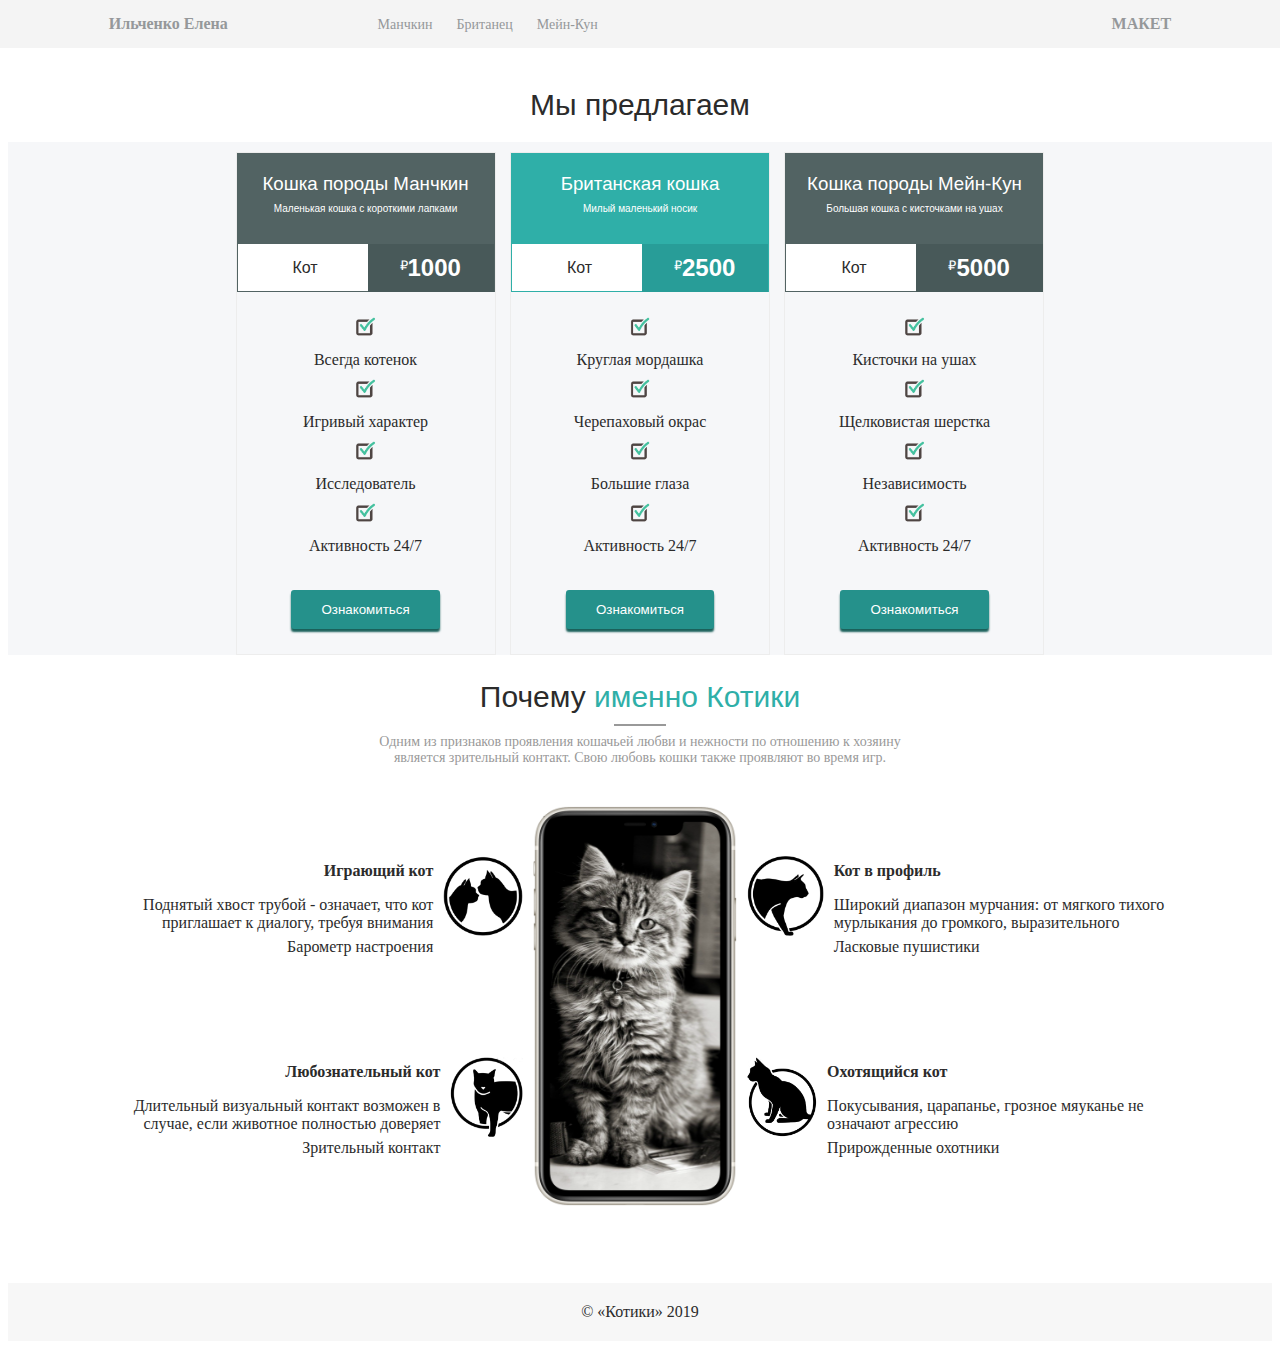
<file: index.html>
<!DOCTYPE html>
<html lang="ru">
<head>
    <meta charset="UTF-8" />
    <meta name="viewport" content="width=device-width, initial-scale=1" />
    <title>Задание №10 — Ильченко Е.А.</title>
    <meta name="description" content="Ознакомиться с выполненной работой по заданию №10!" />
    <link rel="stylesheet" href="style.css">
</head>
<body>
    <header class="header">
        <div class="container">
            <div class="header-wrap">
                <div class="heading">Ильченко Елена</div>
                <nav class="navigation">
                    <a href="munchkin.html" class="nav_link">Манчкин</a>
                    <a href="british.html" class="nav_link">Британец</a>
                    <a href="maine-coon.html" class="nav_link">Мейн-Кун</a>
                </nav>
                <a href="img/web.png" target="_blank" class="layout">Макет</a>
            </div>
        </div>  
    </header>
    <section class="services">
        <div class="container-card">
            <h2 class="section-title section__title">Мы предлагаем</h2>
            <div class="card-wrap">
                <div class="card card-one section__card">
                    <div class="block__card">
                        <h3 class="card__title">Кошка породы Манчкин</h3>
                        <p class="card__text">Маленькая кошка с короткими лапками</p>
                        <div class="card-wrap-up">
                            <div class="per-mont">Кот</div>
                            <div class="dollar"><sup>₽</sup><span class="price">1000</span></div>
                        </div>
                    </div>
                    <div>
                        <img class="card__yes" src="img/yes.png" alt="yes" title="yes" />
                        <p class="card__check">Всегда котенок</p>
                        <img class="card__yes" src="img/yes.png" alt="yes" title="yes" />
                        <p class="card__check">Игривый характер</p>
                        <img class="card__yes" src="img/yes.png" alt="yes" title="yes" />
                        <p class="card__check">Исследователь</p>
                        <img class="card__yes" src="img/yes.png" alt="yes" title="yes" />
                        <p class="card__check">Активность 24/7</p>
                        <button class="button" OnClick="location.href='munchkin.html'">Ознакомиться</button>
                    </div>
                </div>
                <div class="card section__card">
                    <div class="block__card card-two">
                        <h3 class="card__title">Британская кошка</h3>
                        <p class="card__text">Милый маленький носик</p>
                        <div class="card-wrap-up">
                            <div class="per-mont">Кот</div>
                            <div class="dollar dollar-mid"><sup>₽</sup><span class="price">2500</span></div>
                        </div>
                    </div>
                    <div>
                        <img class="card__yes" src="img/yes.png" alt="yes" title="yes" />
                        <p class="card__check">Круглая мордашка</p>
                        <img class="card__yes" src="img/yes.png" alt="yes" title="yes" />
                        <p class="card__check">Черепаховый окрас</p>
                        <img class="card__yes" src="img/yes.png" alt="yes" title="yes" />
                        <p class="card__check">Большие глаза</p>
                        <img class="card__yes" src="img/yes.png" alt="yes" title="yes" />
                        <p class="card__check">Активность 24/7</p>
                        <button class="button" OnClick="location.href='british.html'">Ознакомиться</button>
                    </div>
                </div>
                <div class="card card-three section__card">
                    <div class="block__card">
                        <h3 class="card__title">Кошка породы Мейн-Кун</h3>
                        <p class="card__text">Большая кошка с кисточками на ушах</p>
                        <div class="card-wrap-up">
                            <div class="per-mont">Кот</div>
                            <div class="dollar"><sup>₽</sup><span class="price">5000</span></div>
                        </div> 
                    </div> 
                    <div>
                        <img class="card__yes" src="img/yes.png" alt="yes" title="yes" />
                        <p class="card__check">Кисточки на ушах</p>
                        <img class="card__yes" src="img/yes.png" alt="yes" title="yes" />
                        <p class="card__check">Щелковистая шерстка</p>
                        <img class="card__yes" src="img/yes.png" alt="yes" title="yes" />
                        <p class="card__check">Независимость</p>
                        <img class="card__yes" src="img/yes.png" alt="yes" title="yes" />
                        <p class="card__check">Активность 24/7</p>
                        <button class="button" OnClick="location.href='maine-coon.html'">Ознакомиться</button>
                    </div>                                 
                </div>
            </div>
        </div>
    </section>
    <section>
        <div class="container">
            <h2 class="section-title best__title">Почему <span class="best__title-color">именно Котики</span></h2>
            <hr class="title-hr" />
            <span class="section-subtitle">Одним из признаков проявления кошачьей любви и нежности по отношению к хозяину является зрительный контакт. Свою любовь кошки также проявляют во время игр.</span>
            <div class="card-wrap__phone">
                <div class="card-block best__card-block">
                    <div class="card-block__paragraph">
                        <div class="best-card__left">
                            <p class="best-card__title">Играющий кот</p>
                            <p class="best-card__text">Поднятый хвост трубой - означает, что кот приглашает к диалогу, требуя внимания</p>
                            <p>Барометр настроения</p>
                        </div>
                        <div class="card best-card" id="one-phone">
                            <img src="img/1.png" class="best-card__image" alt="Играющий кот" />
                        </div>
                    </div>
                    <div class="card-block__paragraph">
                        <div class="best-card__left">
                            <p class="best-card__title">Любознательный кот</p>
                            <p class="best-card__text">Длительный визуальный контакт возможен в случае, если животное полностью доверяет</p>
                            <p>Зрительный контакт</p>
                        </div>
                        <div class="card best-card" id="two-phone">
                            <img src="img/2.png" class="best-card__image" alt="Любознательный кот" />
                        </div>
                    </div>                
                </div>
                <div class="card-block">
                    <div class="card best-card">
                        <img src="img/iphone.png" class="best-card__iphone" alt="iphone" id="img-in-phone" />
                    </div>
                </div>
                <div class="card-block best__card-block">
                    <div class="card-block__paragraph">
                        <div class="card best-card" id="three-phone">
                            <img src="img/3.png" class="best-card__image" alt="Кот в профиль" />
                        </div>
                        <div>
                            <p class="best-card__title">Кот в профиль</p>
                            <p class="best-card__text">Широкий диапазон мурчания: от мягкого тихого мурлыкания до громкого, выразительного</p>
                            <p>Ласковые пушистики</p>
                        </div>
                    </div>
                    <div class="card-block__paragraph">
                        <div class="card best-card" id="four-phone">
                                <img src="img/4.png" class="best-card__image" alt="Охотящийся кот" />
                        </div>
                        <div>
                            <p class="best-card__title">Охотящийся кот</p>
                            <p class="best-card__text">Покусывания, царапанье, грозное мяуканье не означают агрессию</p>
                            <p>Прирожденные охотники</p>
                        </div>
                    </div>
                </div>
            </div>
        </div>
    </section>
    <footer class="footer">
        <div>
        <p class="footer__text">© «Котики» 2019</p>
        </div>
    </footer>
    <!-- Scripts -->
    <script src="script.js"></script>
</body>
</html>
</file>
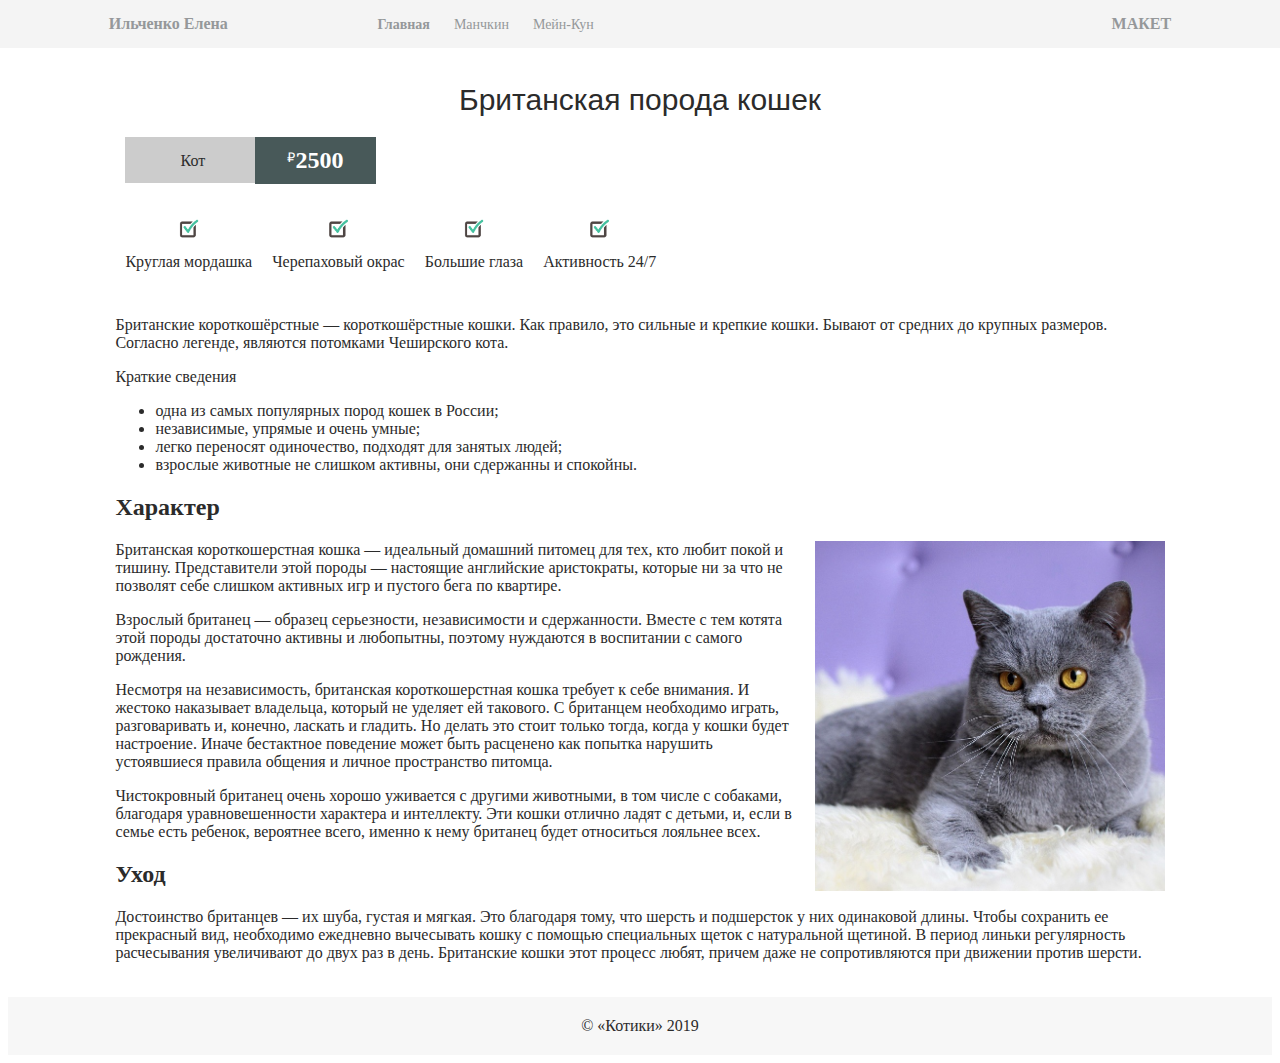
<file: british.html>
<!DOCTYPE html>
<html lang="ru">
<head>
    <meta charset="UTF-8" />
    <meta name="viewport" content="width=device-width, initial-scale=1" />
    <title>Задание №10 (Британские кошки) — Ильченко Е.А.</title>
    <meta name="description" content="Ознакомиться с описанием Британской породы кошек" />
    <link rel="stylesheet" href="style.css">
</head>
<body>
    <header class="header">
        <div class="container">
            <div class="header-wrap">
                <div class="heading">Ильченко Елена</div>
                <nav class="navigation">
                    <a href="index.html" class="nav_link"><b>Главная</b></a>
                    <a href="munchkin.html" class="nav_link">Манчкин</a>
                    <a href="maine-coon.html" class="nav_link">Мейн-Кун</a>
                </nav>
                <a href="img/web.png" target="_blank" class="layout">Макет</a>
            </div>
        </div>  
    </header>
    <section class="services">
        <div class="page-service">
            <h1 class="section-title section__title">Британская порода кошек</h1>
            <div class="card-wrap-up">
                <div class="per-mont per-mont__service">Кот</div>
                <div class="dollar"><sup>₽</sup><span class="price">2500</span></div>
            </div>
            <div class="card-service__data">
                <div>
                    <img class="card__yes" src="img/yes.png" alt="yes" title="yes" />
                    <p class="card__check">Круглая мордашка</p>
                </div>
                <div>
                    <img class="card__yes" src="img/yes.png" alt="yes" title="yes" />
                    <p class="card__check">Черепаховый окрас</p>
                </div>
                <div>
                    <img class="card__yes" src="img/yes.png" alt="yes" title="yes" />
                    <p class="card__check">Большие глаза</p>
                </div>
                <div>
                    <img class="card__yes" src="img/yes.png" alt="yes" title="yes" />
                    <p class="card__check">Активность 24/7</p>
                </div>
            </div>
            <div class="card-service">
                <p>Британские короткошёрстные — короткошёрстные кошки. Как правило, это сильные и крепкие кошки. Бывают от средних до крупных размеров. Согласно легенде, являются потомками Чеширского кота.</p>
                <p>Краткие сведения</p>
                <ul>
                    <li>одна из самых популярных пород кошек в России;</li>
                    <li>независимые, упрямые и очень умные;</li>
                    <li>легко переносят одиночество, подходят для занятых людей;</li>
                    <li>взрослые животные не слишком активны, они сдержанны и спокойны.</li>
                </ul>
                <h2>Характер</h2> <img class="img-cats" src="img/british.jpg" />
                <p>Британская короткошерстная кошка — идеальный домашний питомец для тех, кто любит покой и тишину. Представители этой породы — настоящие английские аристократы, которые ни за что не позволят себе слишком активных игр и пустого бега по квартире.</p>
                <p>Взрослый британец — образец серьезности, независимости и сдержанности. Вместе с тем котята этой породы достаточно активны и любопытны, поэтому нуждаются в воспитании с самого рождения.</p>
                <p>Несмотря на независимость, британская короткошерстная кошка требует к себе внимания. И жестоко наказывает владельца, который не уделяет ей такового. С британцем необходимо играть, разговаривать и, конечно, ласкать и гладить. Но делать это стоит только тогда, когда у кошки будет настроение. Иначе бестактное поведение может быть расценено как попытка нарушить устоявшиеся правила общения и личное пространство питомца.</p>
                <p>Чистокровный британец очень хорошо уживается с другими животными, в том числе с собаками, благодаря уравновешенности характера и интеллекту. Эти кошки отлично ладят с детьми, и, если в семье есть ребенок, вероятнее всего, именно к нему британец будет относиться лояльнее всех.</p>
                <h2>Уход</h2>
                <p>Достоинство британцев — их шуба, густая и мягкая. Это благодаря тому, что шерсть и подшерсток у них одинаковой длины. Чтобы сохранить ее прекрасный вид, необходимо ежедневно вычесывать кошку с помощью специальных щеток с натуральной щетиной. В период линьки регулярность расчесывания увеличивают до двух раз в день. Британские кошки этот процесс любят, причем даже не сопротивляются при движении против шерсти.</p>
            </div>
        </div>
    </section>
    <footer class="footer">
        <div class="container">
        <p class="footer__text">© «Котики» 2019</p>
        </div>
    </footer>
</body>
</html>
</file>
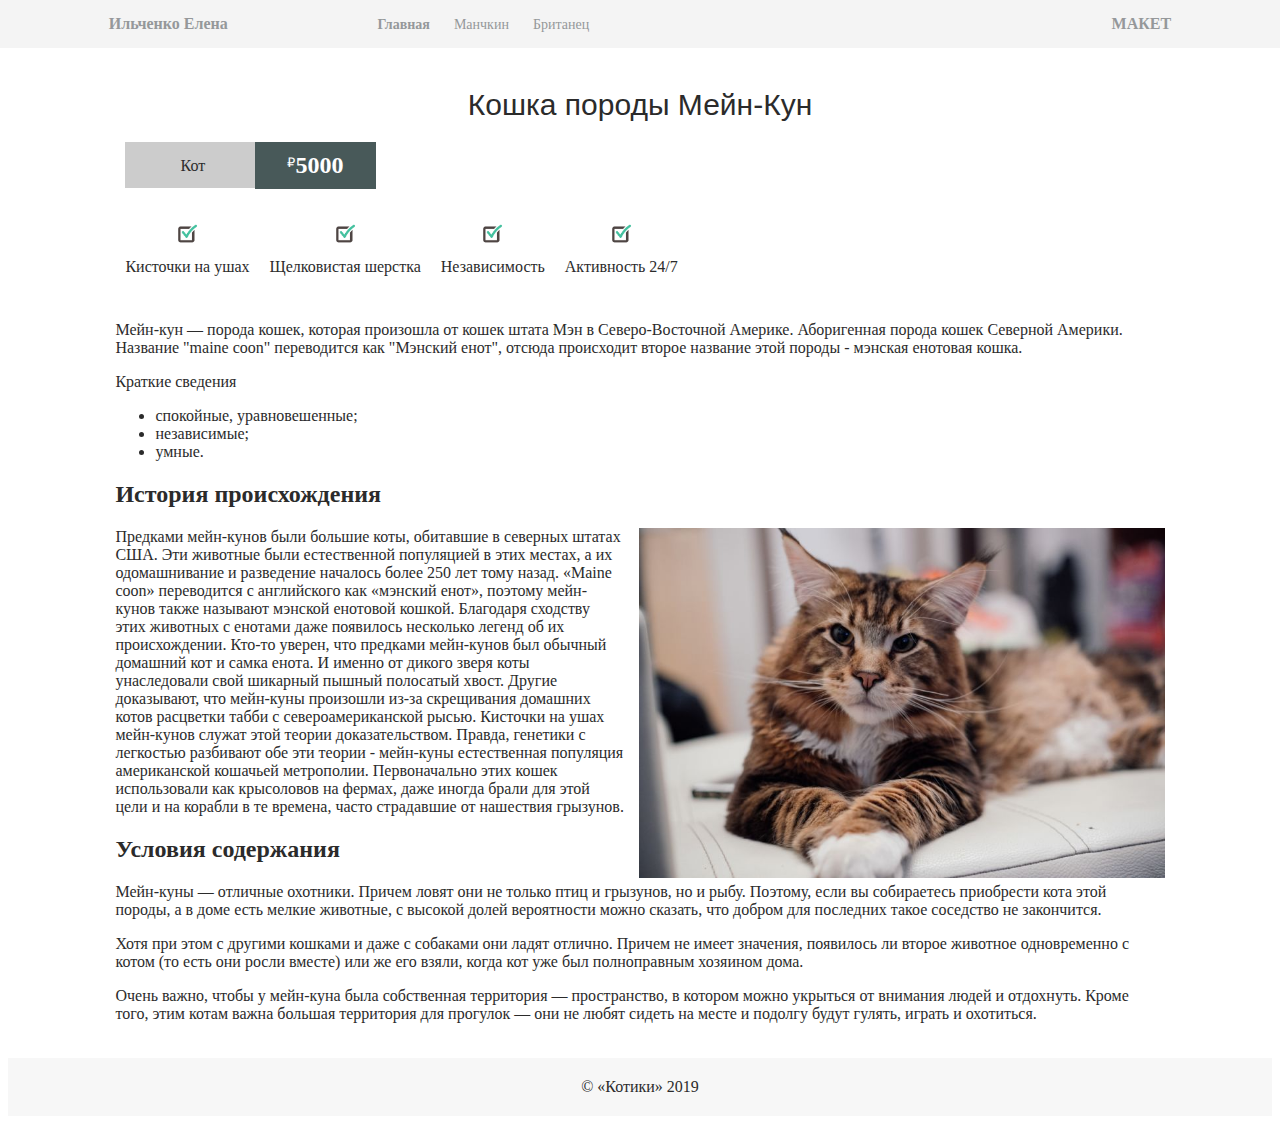
<file: maine-coon.html>
<!DOCTYPE html>
<html lang="ru">
<head>
    <meta charset="UTF-8" />
    <meta name="viewport" content="width=device-width, initial-scale=1" />
    <title>Задание №10 (Мейн-Кун) — Ильченко Е.А.</title>
    <meta name="description" content="Ознакомиться с описанием породы кошек Мейн-Кун" />
    <link rel="stylesheet" href="style.css">
</head>
<body>
    <header class="header">
        <div class="container">
            <div class="header-wrap">
                <div class="heading">Ильченко Елена</div>
                <nav class="navigation">
                    <a href="index.html" class="nav_link"><b>Главная</b></a>
                    <a href="munchkin.html" class="nav_link">Манчкин</a>
                    <a href="british.html" class="nav_link">Британец</a>
                </nav>
                <a href="img/web.png" target="_blank" class="layout">Макет</a>
            </div>
        </div>  
    </header>
    <section class="services">
        <div class="page-service">
            <h2 class="section-title section__title">Кошка породы Мейн-Кун</h2>
            <div class="card-wrap-up">
                <div class="per-mont per-mont__service">Кот</div>
                <div class="dollar"><sup>₽</sup><span class="price">5000</span></div>
            </div>
            <div class="card-service__data">
                <div>
                    <img class="card__yes" src="img/yes.png" alt="yes" title="yes" />
                    <p class="card__check">Кисточки на ушах</p>
                </div>
                <div>
                    <img class="card__yes" src="img/yes.png" alt="yes" title="yes" />
                    <p class="card__check">Щелковистая шерстка</p>
                </div>
                <div>
                    <img class="card__yes" src="img/yes.png" alt="yes" title="yes" />
                    <p class="card__check">Независимость</p>
                </div>
                <div>
                    <img class="card__yes" src="img/yes.png" alt="yes" title="yes" />
                    <p class="card__check">Активность 24/7</p>
                </div>
            </div>
            <div class="card-service">
                <p>Мейн-кун — порода кошек, которая произошла от кошек штата Мэн в Северо-Восточной Америке. Аборигенная порода кошек Северной Америки. Название "maine coon" переводится как "Мэнский енот", отсюда происходит второе название этой породы - мэнская енотовая кошка.</p>
                <p>Краткие сведения</p>
                <ul>
                    <li>спокойные, уравновешенные;</li>
                    <li>независимые;</li>
                    <li>умные.</li>
                </ul>
                <h2>История происхождения</h2> <img class="img-cats" src="img/maine-coon.jpg" />
                <p>Предками мейн-кунов были большие коты, обитавшие в северных штатах США. Эти животные были естественной популяцией в этих местах, а их одомашнивание и разведение началось более 250 лет тому назад. «Maine coon» переводится с английского как «мэнский енот», поэтому мейн-кунов также называют мэнской енотовой кошкой. Благодаря сходству этих животных с енотами даже появилось несколько легенд об их происхождении. Кто-то уверен, что предками мейн-кунов был обычный домашний кот и самка енота. И именно от дикого зверя коты унаследовали свой шикарный пышный полосатый хвост. Другие доказывают, что мейн-куны произошли из-за скрещивания домашних котов расцветки табби с североамериканской рысью. Кисточки на ушах мейн-кунов служат этой теории доказательством. Правда, генетики с легкостью разбивают обе эти теории - мейн-куны естественная популяция американской кошачьей метрополии. Первоначально этих кошек использовали как крысоловов на фермах, даже иногда брали для этой цели и на корабли в те времена, часто страдавшие от нашествия грызунов.</p>
                <h2>Условия содержания</h2>
                <p>Мейн-куны — отличные охотники. Причем ловят они не только птиц и грызунов, но и рыбу. Поэтому, если вы собираетесь приобрести кота этой породы, а в доме есть мелкие животные, с высокой долей вероятности можно сказать, что добром для последних такое соседство не закончится.</p>
                <p>Хотя при этом с другими кошками и даже с собаками они ладят отлично. Причем не имеет значения, появилось ли второе животное одновременно с котом (то есть они росли вместе) или же его взяли, когда кот уже был полноправным хозяином дома.</p>
                <p>Очень важно, чтобы у мейн-куна была собственная территория — пространство, в котором можно укрыться от внимания людей и отдохнуть. Кроме того, этим котам важна большая территория для прогулок — они не любят сидеть на месте и подолгу будут гулять, играть и охотиться.</p>
            </div>
        </div>
    </section>
    <footer class="footer">
        <div class="container">
        <p class="footer__text">© «Котики» 2019</p>
        </div>
    </footer>
</body>
</html>
</file>
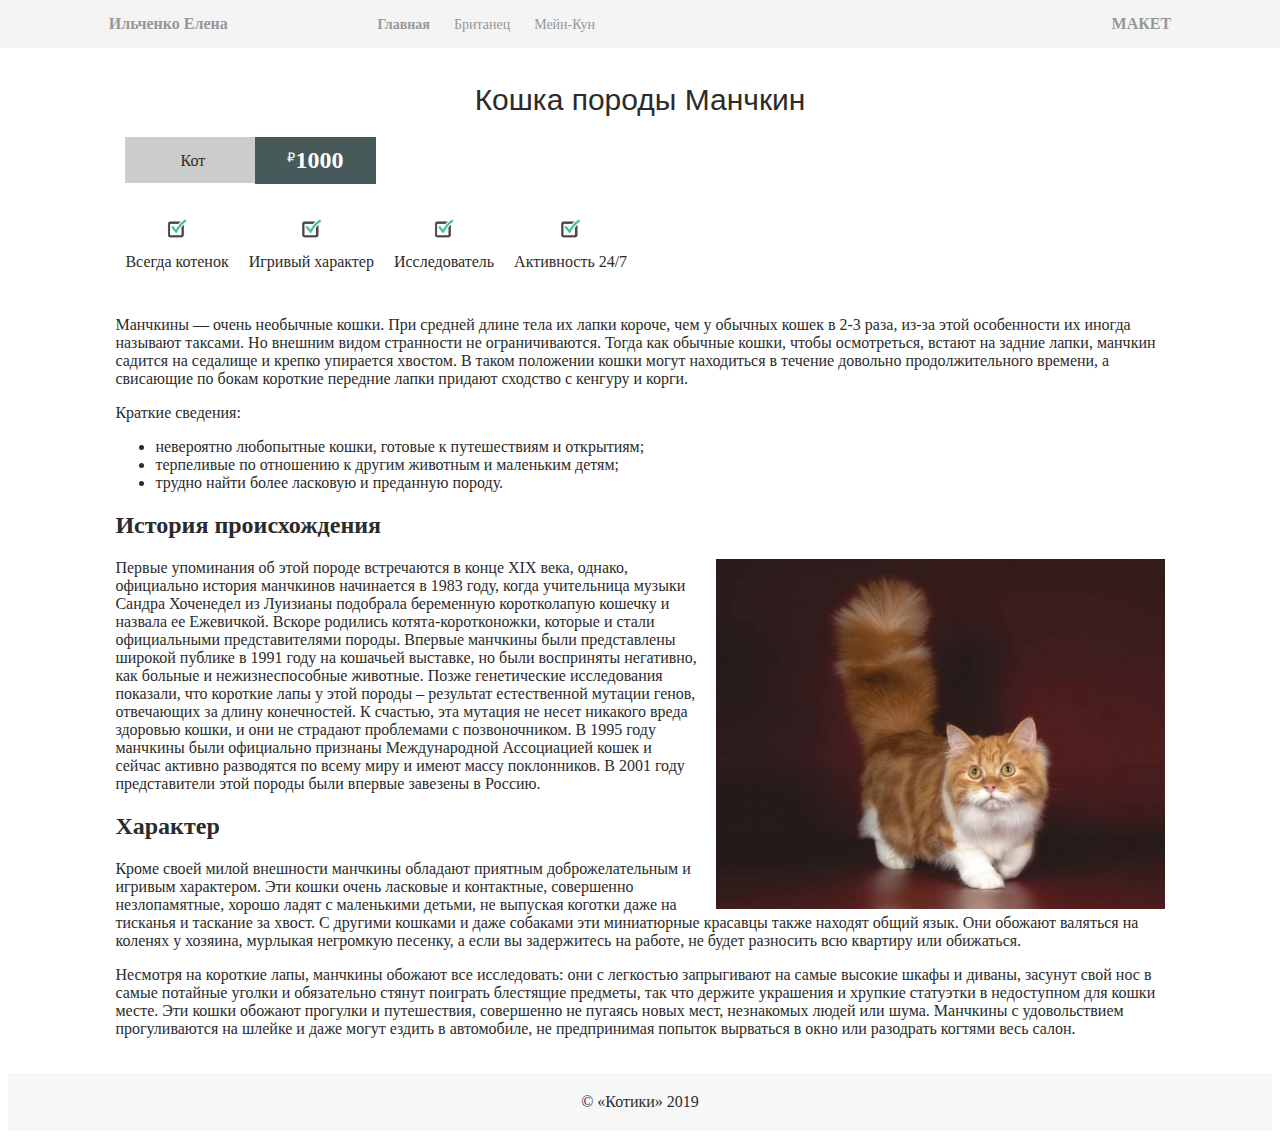
<file: munchkin.html>
<!DOCTYPE html>
<html lang="ru">
<head>
    <meta charset="UTF-8" />
    <meta name="viewport" content="width=device-width, initial-scale=1" />
    <title>Задание №10 (Манчкин) — Ильченко Е.А.</title>
    <meta name="description" content="Ознакомиться с описанием породы кошек Манчкин" />
    <link rel="stylesheet" href="style.css">
</head>
<body>
    <header class="header">
        <div class="container">
            <div class="header-wrap">
                <div class="heading">Ильченко Елена</div>
                <nav class="navigation">
                    <a href="index.html" class="nav_link"><b>Главная</b></a>
                    <a href="british.html" class="nav_link">Британец</a>
                    <a href="maine-coon.html" class="nav_link">Мейн-Кун</a>
                </nav>
                <a href="img/web.png" target="_blank" class="layout">Макет</a>
            </div>
        </div>  
    </header>
    <section class="services">
        <div class="page-service">
            <h1 class="section-title section__title">Кошка породы Манчкин</h1>
            <div class="card-wrap-up">
                <div class="per-mont per-mont__service">Кот</div>
                <div class="dollar"><sup>₽</sup><span class="price">1000</span></div>
            </div>
            <div class="card-service__data">
                <div>
                    <img class="card__yes" src="img/yes.png" alt="yes" title="yes" />
                    <p class="card__check">Всегда котенок</p>
                </div>
                <div>
                    <img class="card__yes" src="img/yes.png" alt="yes" title="yes" />
                    <p class="card__check">Игривый характер</p>
                </div>
                <div>
                    <img class="card__yes" src="img/yes.png" alt="yes" title="yes" />
                    <p class="card__check">Исследователь</p>
                </div>
                <div>
                    <img class="card__yes" src="img/yes.png" alt="yes" title="yes" />
                    <p class="card__check">Активность 24/7</p>
                </div>
            </div>
            <div class="card-service">
                <p>Манчкины — очень необычные кошки. При средней длине тела их лапки короче, чем у обычных кошек в 2-3 раза, из-за этой особенности их иногда называют таксами. Но внешним видом странности не ограничиваются. Тогда как обычные кошки, чтобы осмотреться, встают на задние лапки, манчкин садится на седалище и крепко упирается хвостом. В таком положении кошки могут находиться в течение довольно продолжительного времени, а свисающие по бокам короткие передние лапки придают сходство с кенгуру и корги.</p>
                <p>Краткие сведения:</p>
                <ul>
                    <li>невероятно любопытные кошки, готовые к путешествиям и открытиям;</li>
                    <li>терпеливые по отношению к другим животным и маленьким детям;</li>
                    <li>трудно найти более ласковую и преданную породу.</li>
                </ul>
                <h2>История происхождения</h2> <img class="img-cats" src="img/munchkin.jpg" />
                <p>Первые упоминания об этой породе встречаются в конце ХIХ века, однако, официально история манчкинов начинается в 1983 году, когда учительница музыки Сандра Хоченедел из Луизианы подобрала беременную коротколапую кошечку и назвала ее Ежевичкой. Вскоре родились котята-коротконожки, которые и стали официальными представителями породы. Впервые манчкины были представлены широкой публике в 1991 году на кошачьей выставке, но были восприняты негативно, как больные и нежизнеспособные животные. Позже генетические исследования показали, что короткие лапы у этой породы – результат естественной мутации генов, отвечающих за длину конечностей. К счастью, эта мутация не несет никакого вреда здоровью кошки, и они не страдают проблемами с позвоночником. В 1995 году манчкины были официально признаны Международной Ассоциацией кошек и сейчас активно разводятся по всему миру и имеют массу поклонников. В 2001 году представители этой породы были впервые завезены в Россию.</p>
                <h2>Характер</h2>
                <p>Кроме своей милой внешности манчкины обладают приятным доброжелательным и игривым характером. Эти кошки очень ласковые и контактные, совершенно незлопамятные, хорошо ладят с маленькими детьми, не выпуская коготки даже на тисканья и таскание за хвост. С другими кошками и даже собаками эти миниатюрные красавцы также находят общий язык. Они обожают валяться на коленях у хозяина, мурлыкая негромкую песенку, а если вы задержитесь на работе, не будет разносить всю квартиру или обижаться.</p>
                <p>Несмотря на короткие лапы, манчкины обожают все исследовать: они с легкостью запрыгивают на самые высокие шкафы и диваны, засунут свой нос в самые потайные уголки и обязательно стянут поиграть блестящие предметы, так что держите украшения и хрупкие статуэтки в недоступном для кошки месте. Эти кошки обожают прогулки и путешествия, совершенно не пугаясь новых мест, незнакомых людей или шума. Манчкины с удовольствием прогуливаются на шлейке и даже могут ездить в автомобиле, не предпринимая попыток вырваться в окно или разодрать когтями весь салон.</p>
            </div>
        </div>
    </section>
    <footer class="footer">
        <div class="container">
        <p class="footer__text">© «Котики» 2019</p>
        </div>
    </footer>
</body>
</html>
</file>
<file: style.css>
﻿*, *::after, *::before {
  box-sizing: border-box;
}
body {
  background: #fff;
  font-family: "Arial narrow";
  /*font-family: "Raleway", "Helvetica", sans-serif;*/
  color: #2b2b2b;
  padding-top: 55px;
}
.header {
  background-color: #f4f4f4;
  padding-top: 15px;
  padding-bottom: 15px;
  position: fixed;
  top: 0;
  left: 0;
  width: 100%;
  z-index: 99;
}
.container {
  max-width: 83%;
  margin: auto;
}
.header-wrap {
  display: flex;
  justify-content: space-between;
}
.heading {
  font-size: 16px;
  font-weight: 700;
  color: #95989a;
}
.navigation {
  flex-basis: 55%;
}
.nav_link {
  font-size: 14px;
  color: #95989a;
  text-decoration: none;
  margin-right: 20px;
}
.nav_link:hover{
  font-weight: bold;
  color: #2fafa8;
}
.layout {
  color: #95989a;
  text-decoration: none;
  text-transform: uppercase;
  font-weight: bold;
}
.layout:hover{
  color: #2fafa8;
  text-decoration: underline;
}
.section-title {
  font-size: 30px;
  text-align: center;
  font-weight: 400;
  font-family: "Arial";
}
.section__title {
  margin-bottom: 20px;
}
.container-card {
  max-width: 100%;
  margin: auto;
}
.card-wrap {
  display: flex;
  justify-content: space-between;
  background-color: #f6f7f9;
}
.card-one {
  margin-left: 18%;
}
.card-three {
  margin-right: 18%;
}
.card {
  margin-top: 10px;
}
.section__card {
  text-align: center;
  border: 1px solid #ededed;
  padding-bottom: 25px;
  width: 260px;
}
.block__card {
  background-color: #526363;
  padding: 1px 20px 20px 20px;
  color: #fff;
  margin-bottom: 25px;
  font-family: "Arial";
}
.card-two {
  background-color: #2fafa8;
}
.card__title {
  font-weight: 400;
}
.card__text {
  margin-top: -10px;
  padding-bottom: 20px;
  font-size: 10px;
}
.card-wrap-up {
  display: flex;
}
.per-mont {
  background-color: #fff;
  color: #2b2b2b;
  width: 130px;
  margin: 0 0 -19px -19px;
  padding-left: 5px;
  padding-top: 15px;
}
.dollar {
  background-color: #485959;
  margin: 0 -50px -20px 0;
  /*padding: 10px 45px 10px 47px;*/
  padding: 10px 33px 10px 32px;
  color: #fff;
}
.price {
  font-size: 24px;
  font-weight: bold;
  color: #fff;
}
.dollar-mid {
  background-color: #289d98;
}
.card__yes{
  height: 20px;
}
.card__check{
  margin: 10px;
}
.button {
  border-radius: 3px;
  background-color: #25918b;
  color: #fff;
  padding: 12px 30px;
  border: none;
  box-shadow: 0 3px 2px #1b615b;
  margin-top: 25px;
  font-family: "Arial narrow", sans-serif;
}
.button:hover {
  background-color: #1b615b;
  font-weight: bold;
  cursor: pointer;
}
.best__title {
  margin-bottom: 10px;
}
.best__title-color {
  color: #2fafa8;
}
.title-hr {
  max-width: 5%;
  border: 1px solid #999999;
}
.section-subtitle {
  display: block;
  margin: 0 25% 30px 25%;
  text-align: center;
  font-size: 14px;
  color: #999999;
  font-family: "Arial narrow";
}
.best__card-block {
  margin-top: 50px;
}
.card-wrap__phone {
  display: flex;
  justify-content: space-between;
  margin-bottom: 35px;
}
.card-block__paragraph {
  display: flex;
  margin-bottom: 75px;
}
.best-card__left {
  text-align: right;
}
.best-card__title {
  font-weight: bold;
}
.best-card__text {
  margin-bottom: -10px;
}
.best-card__image {
  height: 80px;
  margin: 0 10px 0 10px;
}
.best-card__image:hover {
  cursor: pointer;
}
.best-card__iphone {
  height: 400px;
  background-image: url(img/cat.png);
}
.footer {
  background-color: #f7f7f7;
  padding: 20px 0;
}
.footer__text {
  text-align: center;
  max-width: 670px;
  margin: auto;
}

/* Для страниц услуг */

.page-service {
  text-align: center;
  margin: auto;
  max-width: 83%;
}
.per-mont__service {
  background-color: #cccccc;
  margin-left: 10px;
}
.card-service__data {
  display: flex;
  margin: 55px 0 35px 0;
}
.card-service {
  text-align: left;
  margin-bottom: 35px;
}
.img-cats {
  height: 350px;
  float: right;
  margin-left: 15px;
}

/* Адаптив (не доделала) */

@media (max-width: 1200px) {
  .container {
    max-width: 960px;
  }
  .best-card {
    width: 200px;
    height: 250px;
    overflow: hidden;
  }
}
@media (max-width: 992px) {
  .container {
    max-width: 760px;
  }
  .tabs-content {
    background-size: 200px;
  }
  .card_bottom {
    background-position: center right 0;
  }
  .card__text {
    max-width: 300px;
  }
  .card-wrap {
    flex-wrap: wrap;
  }
  .card-block {
    flex-basis: 50%;
  }
  .best__card-block {
    margin-bottom: 30px;
  }
  .best-card {
    margin: auto;
  }
}
@media (max-width: 768px) {
  .container {
    width: 90%;
  }
  .tabs-content {
    background-size: 180px;
    background-position: bottom right 50px;
  }
  .card_bottom {
    background-image: none;
  }
  .section__card {
    margin-right: 0;
    flex-basis: 100%;
  }
}
@media (max-width: 576px) {
  .container {
    width: 95%;
  }
  .navigation {
    display: none;
  }
  .tabs-menu__item {
    font-size: 12px;
  }
  .tabs-logo {
    display: none;
  }
  .tabs-title {
    font-size: 24px;
  }
  .tabs-text {
    font-size: 14px;
    margin-bottom: 30px;
  }
  .tabs-content {
    background-image: none;
  }
  .section-title {
    font-size: 20px;
  }
  .section__card {
    margin-bottom: 40px;
  }
  .form__input {
    margin-bottom: 15px;
  }
  .row {
    flex-wrap: wrap;
  }
  .col-50 {
    flex-basis: 100%;
  }
  .button-block {
    justify-content: center;
  }
  .delivery__form {
    margin-top: 20px;
  }
}
@media (max-width: 480px) {
  .tabs-menu {
    overflow-x: auto;
    white-space: nowrap;
    padding: 10px 0;
  }
}
@media (max-width: 320px) {
  .best-card {
    width: 285px;
    height: 260px;
    padding: 0;
    position: relative;
  }
  .delivery {
    padding-top: 20px;
  }
}
</file>
